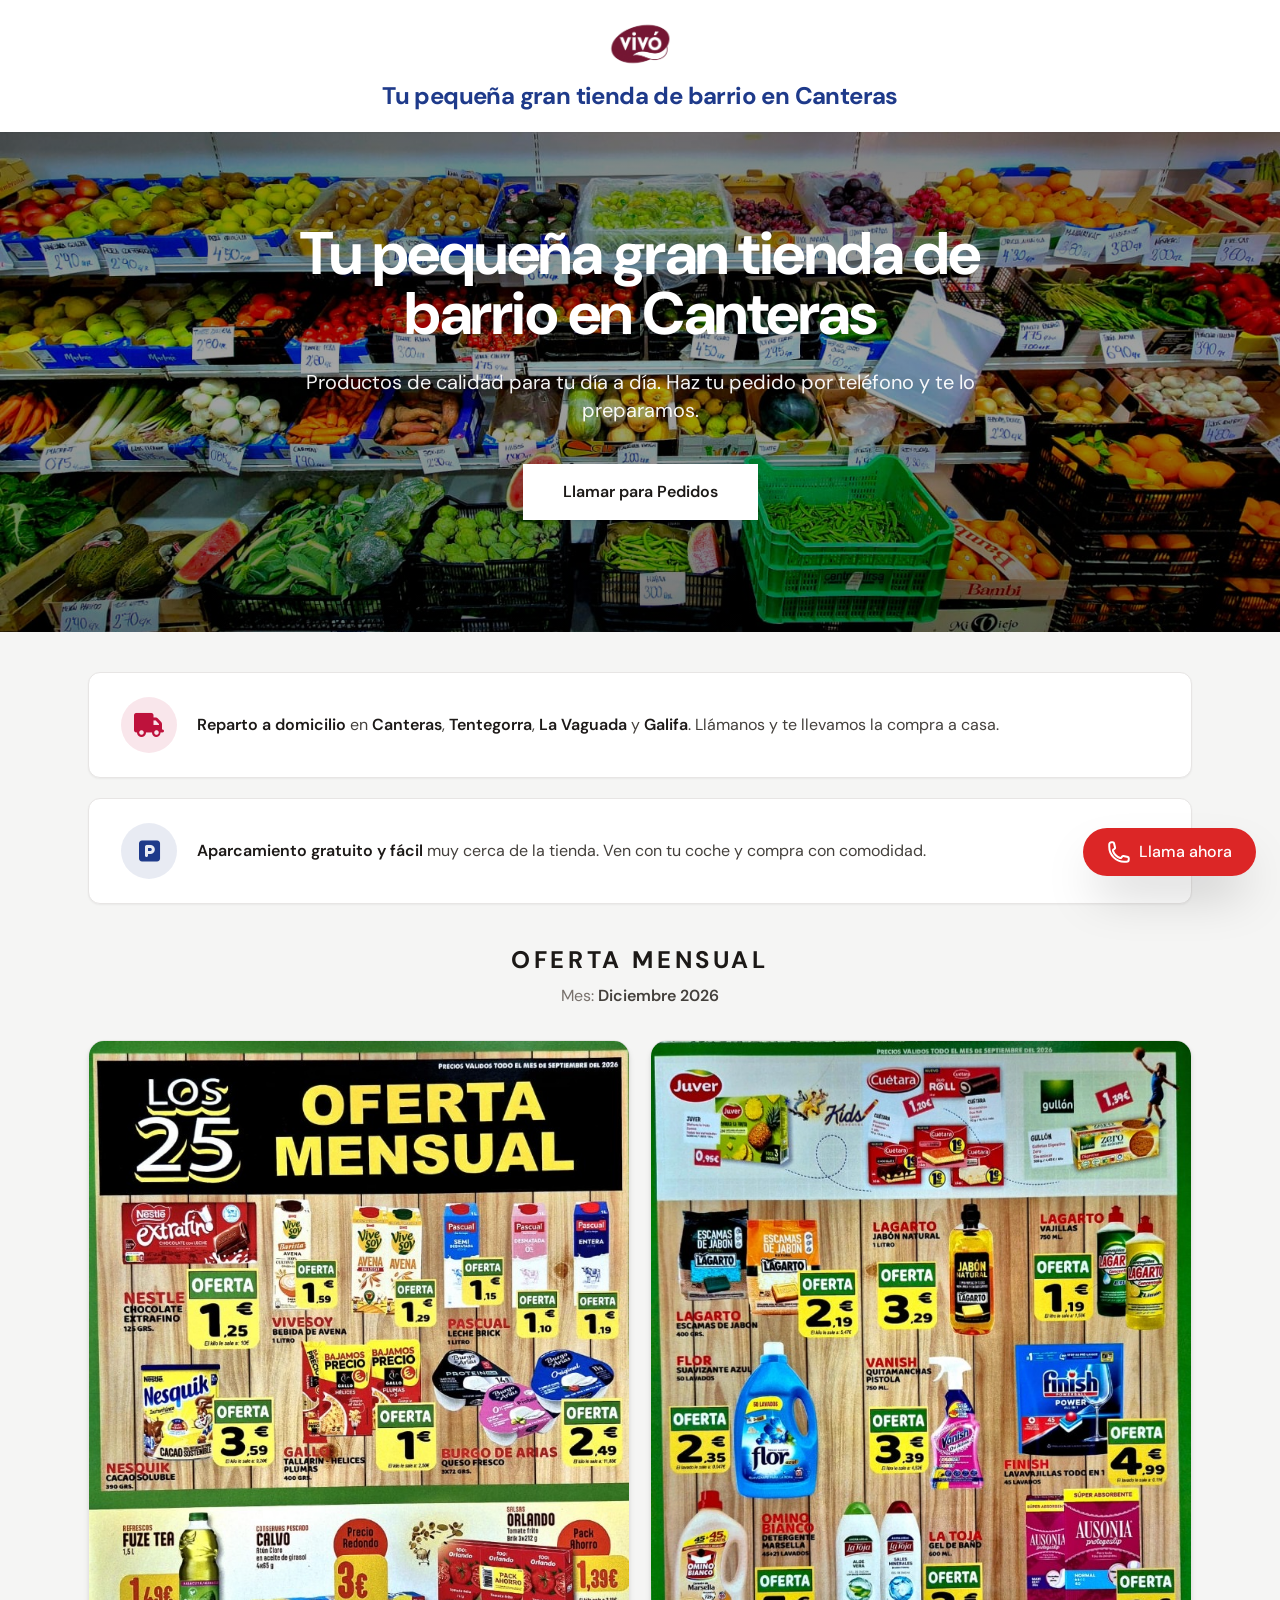
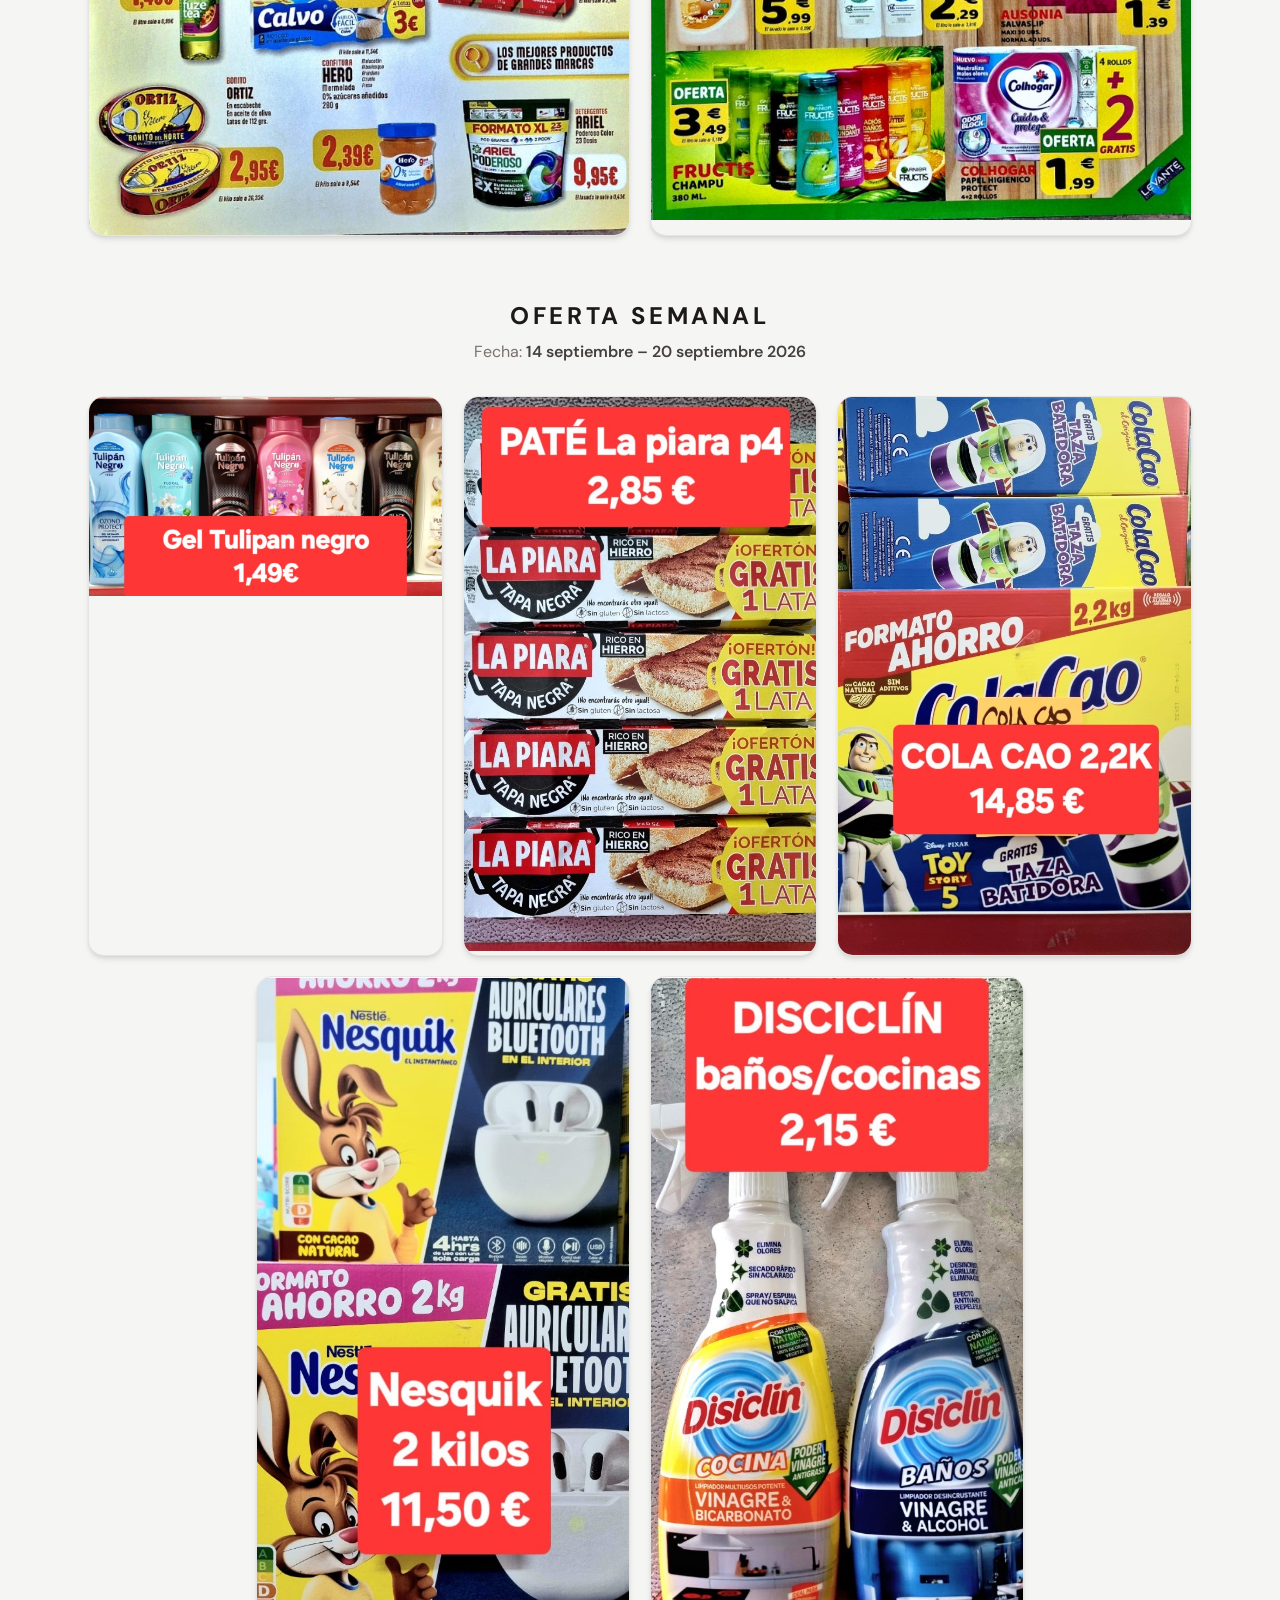
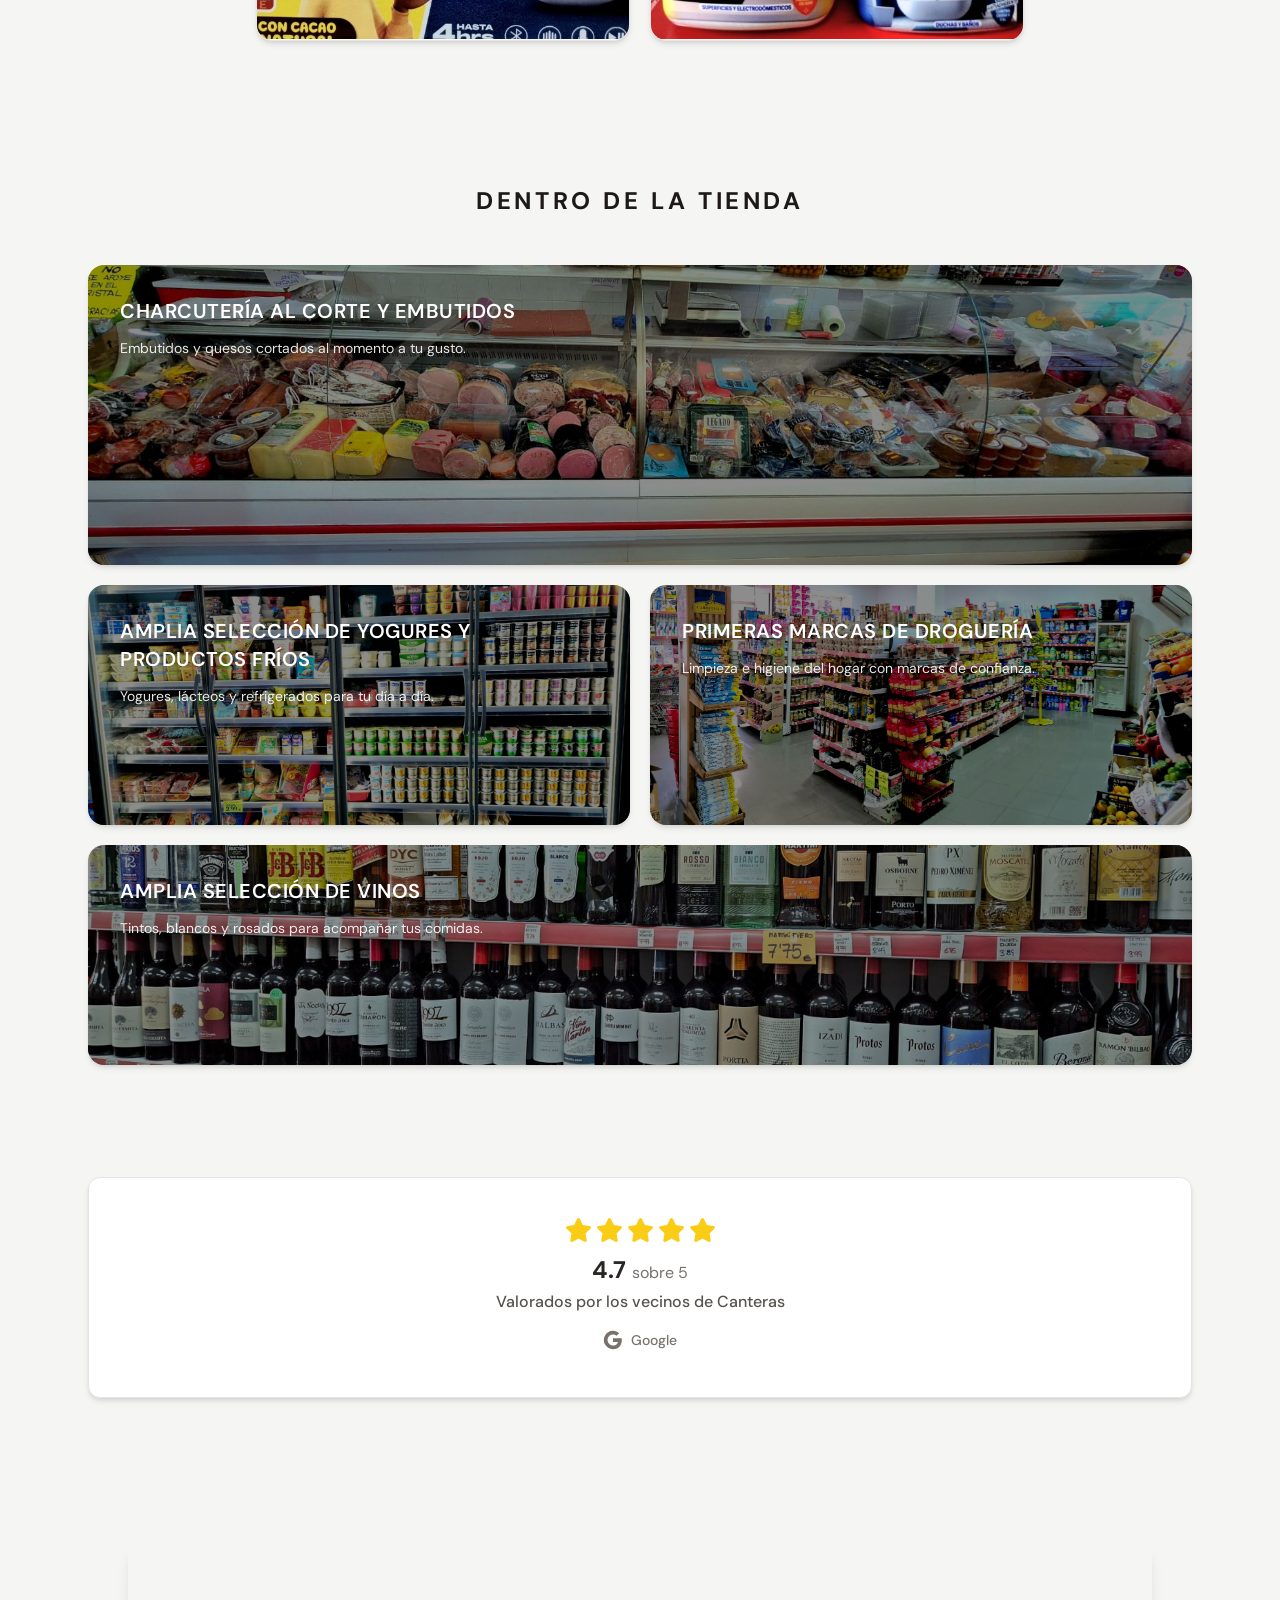
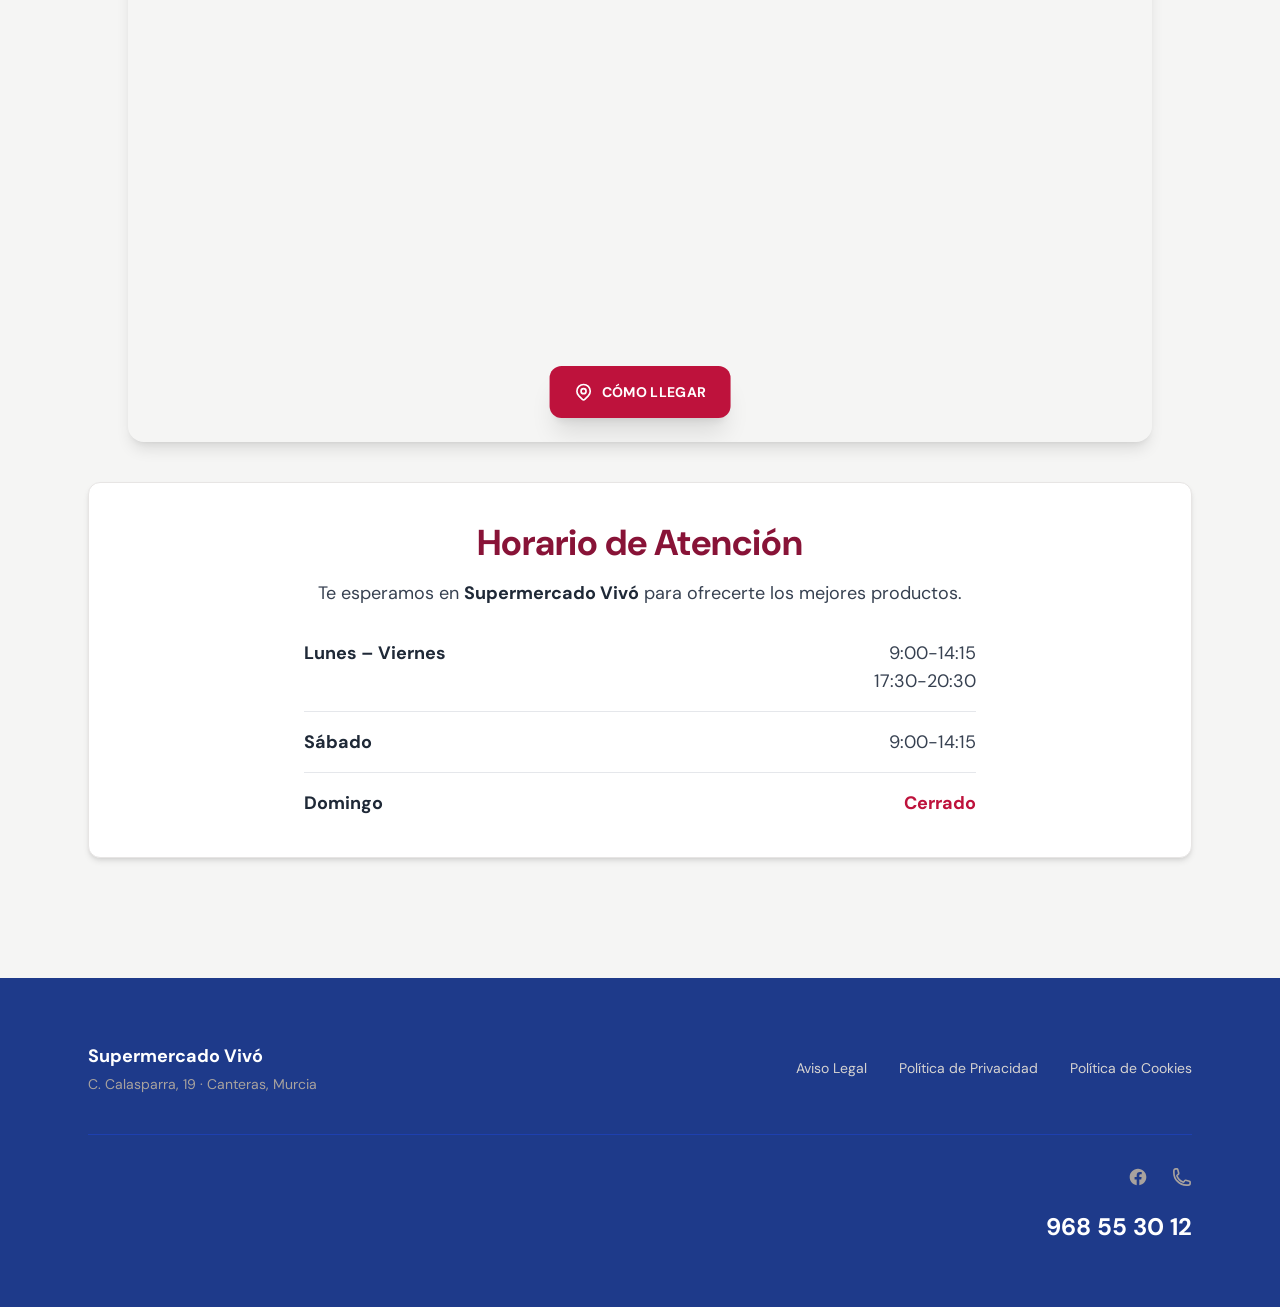
<file: index.html>
<!DOCTYPE html>
<html lang="es">
<head>
  <meta charset="UTF-8">
  <meta name="viewport" content="width=device-width, initial-scale=1.0">
  <title>Supermercado Vivó - Canteras</title>
  <meta name="description" content="Tu supermercado de confianza en Canteras. Productos frescos, carnicería, charcutería y pedidos por llamada telefónica.">
  <link rel="icon" type="image/png" href="logo.png">
  <!-- Open Graph / Facebook -->
  <meta property="og:type" content="website">
  <meta property="og:url" content="https://supermercadovivo.es/">
  <meta property="og:title" content="Supermercado Vivó - Canteras">
  <meta property="og:description" content="Tu supermercado de confianza en Canteras. Productos frescos, carnicería, charcutería y pedidos por llamada telefónica.">
  <meta property="og:image" content="https://supermercadovivo.es/logo.png">
  <meta property="og:locale" content="es_ES">
  <!-- Twitter Card -->
  <meta name="twitter:card" content="summary_large_image">
  <meta name="twitter:title" content="Supermercado Vivó - Canteras">
  <meta name="twitter:description" content="Tu supermercado de confianza en Canteras. Productos frescos, carnicería, charcutería y pedidos por llamada telefónica.">
  <meta name="twitter:image" content="https://supermercadovivo.es/logo.png">
  <link rel="stylesheet" href="tailwind.min.css">
  <link rel="preconnect" href="https://fonts.googleapis.com">
  <link rel="preconnect" href="https://fonts.gstatic.com" crossorigin>
  <link href="https://fonts.googleapis.com/css2?family=DM+Sans:ital,opsz,wght@0,9..40,400;0,9..40,600;0,9..40,700;1,9..40,400&display=swap" rel="stylesheet">
  <link rel="stylesheet" href="https://cdnjs.cloudflare.com/ajax/libs/font-awesome/6.5.1/css/all.min.css" integrity="sha384-t1nt8BQoYMLFN5p42tRAtuAAFQaCQODekUVeKKZrEnEyp4H2R0RHFz0KWpmj7i8g" crossorigin="anonymous" referrerpolicy="no-referrer">
  <style>
    body { font-family: 'DM Sans', system-ui, sans-serif; }
    @keyframes call-breathing {
      0%, 100% { box-shadow: 0 0 0 0 rgba(190, 18, 60, 0.35); opacity: 1; }
      50% { box-shadow: 0 0 0 12px rgba(190, 18, 60, 0); opacity: 0.95; }
    }
    @keyframes soft-blink {
      0%, 100% { opacity: 1; }
      50% { opacity: 0.75; }
    }
    .call-pulse {
      animation: call-breathing 3s ease-in-out infinite;
    }
    .animate-soft-blink {
      animation: soft-blink 2s ease-in-out infinite;
    }
    .offer-empty img { display: none; }
    .offer-empty .aspect-square,
    .offer-empty .aspect-\[4\/3\] {
      display: flex;
      align-items: center;
      justify-content: center;
      color: #a8a29e;
      font-size: 0.875rem;
      text-align: center;
      padding: 1rem;
    }
    .offer-empty .aspect-square::after,
    .offer-empty .aspect-\[4\/3\]::after {
      content: "Imagen pendiente";
    }
    .tienda-img--charcuteria {
      object-position: center 38%;
    }
    .offer-promo-card {
      display: flex;
      align-items: center;
      justify-content: center;
      aspect-ratio: 9 / 16;
      width: 100%;
      background: #fafaf9;
    }
    .offer-promo-card img {
      width: 100%;
      height: 100%;
      object-fit: contain;
      object-position: center center;
    }
  </style>
</head>
<body class="bg-[#f5f5f4] text-stone-800 antialiased min-h-screen">
  <!-- Navbar fija: logo centrado y eslogan debajo -->
  <header class="fixed top-0 left-0 right-0 z-40 bg-white shadow-sm">
    <div class="max-w-6xl mx-auto px-4 sm:px-6 py-4 sm:py-5">
      <div class="flex flex-col items-center justify-center text-center">
        <a href="#" class="block">
          <img src="logo.png" alt="Supermercado Vivó" class="h-12 w-40 max-h-12 object-contain mx-auto">
        </a>
        <p class="text-blue-900 text-xl sm:text-2xl font-bold mt-3 tracking-tight max-w-xl">Tu pequeña gran tienda de barrio en Canteras</p>
      </div>
    </div>
  </header>

  <main class="pt-24 sm:pt-28">
    <!-- Hero (banner estilo premium: imagen full-width, texto centrado, CTA claro) -->
    <section class="relative w-full min-h-[min(78vh,640px)] sm:min-h-[520px] flex items-center justify-center overflow-hidden" aria-labelledby="hero-title">
      <img
        src="imagen-fruta-vivo.jpeg"
        alt="Fruta y verdura fresca en Supermercado Vivó"
        class="absolute inset-0 w-full h-full object-cover object-[center_82%]"
        loading="eager"
        decoding="async"
      >
      <div class="absolute inset-0 bg-gradient-to-b from-black/50 via-black/35 to-black/55"></div>
      <div class="relative z-10 w-full max-w-4xl mx-auto px-6 sm:px-8 py-16 sm:py-24 text-center">
        <h1 id="hero-title" class="text-white text-4xl sm:text-5xl md:text-6xl font-bold leading-[1.1] tracking-tight drop-shadow-sm">
          Tu pequeña gran tienda de barrio en Canteras
        </h1>
        <p class="mt-5 sm:mt-6 text-white/95 text-base sm:text-lg md:text-xl font-normal max-w-2xl mx-auto leading-relaxed drop-shadow-sm">
          Productos de calidad para tu día a día. Haz tu pedido por teléfono y te lo preparamos.
        </p>
        <a
          href="tel:+34968553012"
          class="inline-block mt-8 sm:mt-10 bg-white text-stone-900 font-semibold text-sm sm:text-base px-8 sm:px-10 py-3.5 sm:py-4 rounded-none shadow-lg hover:bg-stone-100 transition-colors"
        >
          Llamar para Pedidos
        </a>
      </div>
    </section>

    <!-- Reparto a domicilio -->
    <section class="max-w-6xl mx-auto px-4 sm:px-6 pt-8 sm:pt-10 pb-4 sm:pb-5">
      <div class="bg-white rounded-xl border border-stone-200 shadow-sm px-6 sm:px-8 py-5 sm:py-6 flex items-center gap-4 sm:gap-5">
        <div class="flex-shrink-0 w-12 h-12 sm:w-14 sm:h-14 rounded-full bg-rose-700/10 flex items-center justify-center" aria-hidden="true">
          <i class="fa-solid fa-truck text-rose-700 text-xl sm:text-2xl"></i>
        </div>
        <p class="text-stone-700 text-sm sm:text-base leading-relaxed">
          <strong class="text-stone-900 font-semibold">Reparto a domicilio</strong> en
          <strong class="text-stone-900 font-semibold">Canteras</strong>,
          <strong class="text-stone-900 font-semibold">Tentegorra</strong>,
          <strong class="text-stone-900 font-semibold">La Vaguada</strong> y
          <strong class="text-stone-900 font-semibold">Galifa</strong>.
          Llámanos y te llevamos la compra a casa.
        </p>
      </div>
    </section>

    <!-- Aparcamiento -->
    <section class="max-w-6xl mx-auto px-4 sm:px-6 pb-8 sm:pb-10">
      <div class="bg-white rounded-xl border border-stone-200 shadow-sm px-6 sm:px-8 py-5 sm:py-6 flex items-center gap-4 sm:gap-5">
        <div class="flex-shrink-0 w-12 h-12 sm:w-14 sm:h-14 rounded-full bg-blue-900/10 flex items-center justify-center" aria-hidden="true">
          <i class="fa-solid fa-square-parking text-blue-900 text-xl sm:text-2xl"></i>
        </div>
        <p class="text-stone-700 text-sm sm:text-base leading-relaxed">
          <strong class="text-stone-900 font-semibold">Aparcamiento gratuito y fácil</strong> muy cerca de la tienda. Ven con tu coche y compra con comodidad.
        </p>
      </div>
    </section>

    <!-- Ofertas mensuales y semanales -->
    <section class="max-w-6xl mx-auto px-4 sm:px-6 pb-14 sm:pb-20" aria-labelledby="ofertas-title">
      <h2 id="ofertas-title" class="sr-only">Ofertas</h2>

      <!-- Oferta mensual -->
      <div class="mb-14 sm:mb-16">
        <h3 class="text-center text-stone-900 text-xl sm:text-2xl font-bold tracking-[0.15em] uppercase">Oferta mensual</h3>
        <p class="text-center text-stone-500 text-sm sm:text-base mt-2 mb-8">
          Mes: <span id="oferta-mes" class="font-semibold text-stone-700">—</span>
        </p>
        <div class="grid grid-cols-1 sm:grid-cols-2 gap-4 sm:gap-5">
          <figure class="rounded-2xl overflow-hidden border border-stone-200 bg-stone-100 shadow-md">
            <img src="ofertas/mensual-1.jpeg" alt="Oferta mensual — folleto septiembre 2026" class="w-full h-auto block" loading="lazy" decoding="async">
          </figure>
          <figure class="rounded-2xl overflow-hidden border border-stone-200 bg-stone-100 shadow-md">
            <img src="ofertas/mensual-2.jpeg" alt="Oferta mensual — folleto septiembre 2026" class="w-full h-auto block" loading="lazy" decoding="async">
          </figure>
        </div>
      </div>

      <!-- Oferta semanal -->
      <div>
        <h3 class="text-center text-stone-900 text-xl sm:text-2xl font-bold tracking-[0.15em] uppercase">Oferta semanal</h3>
        <p class="text-center text-stone-500 text-sm sm:text-base mt-2 mb-8">
          Fecha: <span id="oferta-semana" class="font-semibold text-stone-700">—</span>
        </p>
        <div class="grid grid-cols-1 sm:grid-cols-3 gap-4 sm:gap-5 mb-4 sm:mb-5">
          <figure class="rounded-2xl overflow-hidden border border-stone-200 bg-stone-100 shadow-md">
            <img src="ofertas/semanal-1.jpeg" alt="Oferta semanal — Enjuague bucal Listerine 500 ml 2,99 €" class="w-full h-auto block" loading="lazy" decoding="async">
          </figure>
          <figure class="rounded-2xl overflow-hidden border border-stone-200 bg-stone-100 shadow-md">
            <img src="ofertas/semanal-2.jpeg" alt="Oferta semanal — Leche Puleva Omega 3 1 l 1,45 €" class="w-full h-auto block" loading="lazy" decoding="async">
          </figure>
          <figure class="rounded-2xl overflow-hidden border border-stone-200 bg-stone-100 shadow-md">
            <img src="ofertas/semanal-3.jpeg" alt="Oferta semanal — Dentífrico Sensodyne 75 ml 2,99 €" class="w-full h-auto block" loading="lazy" decoding="async">
          </figure>
        </div>
        <div class="grid grid-cols-1 sm:grid-cols-2 gap-4 sm:gap-5 max-w-3xl mx-auto">
          <figure class="offer-promo-card rounded-2xl overflow-hidden border border-stone-200 shadow-md">
            <img src="ofertas/semanal-4.jpeg" alt="Oferta semanal — Desodorante AXE 1,99 €" loading="lazy" decoding="async">
          </figure>
          <figure class="offer-promo-card rounded-2xl overflow-hidden border border-stone-200 shadow-md">
            <img src="ofertas/semanal-5.jpeg" alt="Oferta semanal — Dentífrico Close Up 90 g 0,95 €" loading="lazy" decoding="async">
          </figure>
        </div>
      </div>
    </section>

    <!-- Segmentos de la tienda -->
    <section class="max-w-6xl mx-auto px-4 sm:px-6 py-10 sm:py-16" aria-labelledby="tienda-segmentos-title">
      <h2 id="tienda-segmentos-title" class="text-center text-stone-900 text-xl sm:text-2xl font-bold tracking-[0.15em] uppercase mb-10 sm:mb-12">
        Dentro de la tienda
      </h2>

      <div class="grid grid-cols-1 md:grid-cols-2 gap-4 sm:gap-5">
        <!-- Charcutería: franja horizontal -->
        <article class="relative overflow-hidden rounded-2xl min-h-[220px] sm:min-h-[260px] md:min-h-[300px] md:col-span-2 shadow-md group">
          <img
            src="tienda/charcuteria.jpeg"
            alt="Charcutería al corte en Supermercado Vivó"
            class="tienda-img--charcuteria absolute inset-0 w-full h-full object-cover transition-transform duration-500 group-hover:scale-[1.03]"
            loading="lazy"
            decoding="async"
          >
          <div class="absolute inset-0 bg-black/45"></div>
          <div class="relative z-10 h-full min-h-[220px] sm:min-h-[260px] md:min-h-[300px] flex flex-col justify-start p-6 sm:p-8">
            <h3 class="text-white font-semibold text-lg sm:text-xl uppercase tracking-wide max-w-xl leading-tight">
              Charcutería al corte y embutidos
            </h3>
            <p class="mt-3 text-white/90 text-sm max-w-md leading-relaxed hidden sm:block">
              Embutidos y quesos cortados al momento a tu gusto.
            </p>
          </div>
        </article>

        <article class="relative overflow-hidden rounded-2xl min-h-[200px] md:min-h-[240px] shadow-md group">
          <img
            src="tienda/yogures-frios.jpeg"
            alt="Yogures y productos fríos en Supermercado Vivó"
            class="absolute inset-0 w-full h-full object-cover transition-transform duration-500 group-hover:scale-105"
            loading="lazy"
            decoding="async"
          >
          <div class="absolute inset-0 bg-black/45"></div>
          <div class="relative z-10 h-full min-h-[200px] md:min-h-full flex flex-col justify-start p-6 sm:p-8">
            <h3 class="text-white font-semibold text-lg sm:text-xl uppercase tracking-wide max-w-md leading-tight">
              Amplia selección de yogures y productos fríos
            </h3>
            <p class="mt-3 text-white/90 text-sm max-w-md leading-relaxed hidden sm:block">
              Yogures, lácteos y refrigerados para tu día a día.
            </p>
          </div>
        </article>

        <article class="relative overflow-hidden rounded-2xl min-h-[200px] md:min-h-[240px] shadow-md group">
          <img
            src="tienda/drogueria.jpeg"
            alt="Droguería y primeras marcas en Supermercado Vivó"
            class="absolute inset-0 w-full h-full object-cover transition-transform duration-500 group-hover:scale-105"
            loading="lazy"
            decoding="async"
          >
          <div class="absolute inset-0 bg-black/45"></div>
          <div class="relative z-10 h-full min-h-[200px] md:min-h-full flex flex-col justify-start p-6 sm:p-8">
            <h3 class="text-white font-semibold text-lg sm:text-xl uppercase tracking-wide max-w-md leading-tight">
              Primeras marcas de droguería
            </h3>
            <p class="mt-3 text-white/90 text-sm max-w-md leading-relaxed hidden sm:block">
              Limpieza e higiene del hogar con marcas de confianza.
            </p>
          </div>
        </article>

        <article class="relative overflow-hidden rounded-2xl min-h-[200px] md:min-h-[220px] md:col-span-2 shadow-md group">
          <img
            src="tienda/vinos.jpeg"
            alt="Selección de vinos en Supermercado Vivó"
            class="absolute inset-0 w-full h-full object-cover transition-transform duration-500 group-hover:scale-105"
            loading="lazy"
            decoding="async"
          >
          <div class="absolute inset-0 bg-black/45"></div>
          <div class="relative z-10 h-full min-h-[200px] md:min-h-[220px] flex flex-col justify-start p-6 sm:p-8">
            <h3 class="text-white font-semibold text-lg sm:text-xl uppercase tracking-wide">
              Amplia selección de vinos
            </h3>
            <p class="mt-3 text-white/90 text-sm max-w-lg leading-relaxed hidden sm:block">
              Tintos, blancos y rosados para acompañar tus comidas.
            </p>
          </div>
        </article>
      </div>
    </section>

    <!-- Prueba social: widget de reseñas Google -->
    <section class="max-w-6xl mx-auto px-4 sm:px-6 py-8 sm:py-12">
      <div class="bg-white rounded-xl border border-stone-200 shadow-md px-8 sm:px-10 py-8 sm:py-10 text-center">
        <div class="flex justify-center gap-1 mb-3" aria-hidden="true">
          <i class="fa-solid fa-star text-yellow-400 text-xl sm:text-2xl"></i>
          <i class="fa-solid fa-star text-yellow-400 text-xl sm:text-2xl"></i>
          <i class="fa-solid fa-star text-yellow-400 text-xl sm:text-2xl"></i>
          <i class="fa-solid fa-star text-yellow-400 text-xl sm:text-2xl"></i>
          <i class="fa-solid fa-star text-yellow-400 text-xl sm:text-2xl"></i>
        </div>
        <p class="text-stone-800 font-bold text-xl sm:text-2xl mb-1">4.7 <span class="font-normal text-stone-500 text-base">sobre 5</span></p>
        <p class="text-stone-600 text-sm sm:text-base font-medium mb-4">Valorados por los vecinos de Canteras</p>
        <div class="inline-flex items-center gap-2 text-stone-500 text-sm font-medium">
          <svg class="w-5 h-5" viewBox="0 0 24 24"><path fill="currentColor" d="M22.56 12.25c0-.78-.07-1.53-.2-2.25H12v4.26h5.92c-.26 1.37-1.04 2.53-2.21 3.31v2.77h3.57c2.08-1.92 3.28-4.74 3.28-8.09z"/><path fill="currentColor" d="M12 23c2.97 0 5.46-.98 7.28-2.66l-3.57-2.77c-.98.66-2.23 1.06-3.71 1.06-2.86 0-5.29-1.93-6.16-4.53H2.18v2.84C3.99 20.53 7.7 23 12 23z"/><path fill="currentColor" d="M5.84 14.09c-.22-.66-.35-1.36-.35-2.09s.13-1.43.35-2.09V7.07H2.18C1.43 8.55 1 10.22 1 12s.43 3.45 1.18 4.93l2.85-2.22.81-.62z"/><path fill="currentColor" d="M12 5.38c1.62 0 3.06.56 4.21 1.64l3.15-3.15C17.45 2.09 14.97 1 12 1 7.7 1 3.99 3.47 2.18 7.07l3.66 2.84c.87-2.6 3.3-4.53 6.16-4.53z"/></svg>
          <span>Google</span>
        </div>
      </div>
    </section>

    <!-- Mapa interactivo (tarjeta premium) -->
    <section class="mt-16 sm:mt-24 px-4 sm:px-6">
      <div class="max-w-5xl mx-auto">
        <div class="relative rounded-2xl overflow-hidden shadow-lg h-[420px] sm:h-[500px]">
          <iframe
            src="https://maps.google.com/maps?q=Supermercado%20Viv%C3%B3%20Canteras&t=&z=15&ie=UTF8&iwloc=&output=embed"
            class="absolute inset-0 w-full h-full border-0"
            sandbox="allow-scripts allow-same-origin"
            allowfullscreen
            loading="lazy"
            referrerpolicy="no-referrer-when-downgrade"
            title="Supermercado Vivó - Ubicación"
          ></iframe>
          <!-- Botón centrado sobre el mapa (relativo a la tarjeta) -->
          <div class="absolute bottom-6 left-1/2 -translate-x-1/2 z-10">
            <a href="https://www.google.com/maps/dir//C.+Calasparra,+19,+Canteras,+Murcia" target="_blank" rel="noopener noreferrer" class="inline-flex items-center justify-center gap-2 bg-rose-700 hover:bg-rose-800 text-white font-bold text-sm uppercase tracking-wide px-6 py-4 rounded-xl shadow-xl transition-colors whitespace-nowrap">
              <svg class="w-5 h-5 flex-shrink-0" fill="none" stroke="currentColor" viewBox="0 0 24 24"><path stroke-linecap="round" stroke-linejoin="round" stroke-width="2" d="M17.657 16.657L13.414 20.9a1.998 1.998 0 01-2.827 0l-4.244-4.243a8 8 0 1111.314 0z"/><path stroke-linecap="round" stroke-linejoin="round" stroke-width="2" d="M15 11a3 3 0 11-6 0 3 3 0 016 0z"/></svg>
              Cómo llegar
            </a>
          </div>
        </div>
      </div>
      <!-- Horario de Atención (como en la imagen) -->
      <div class="max-w-6xl mx-auto px-4 sm:px-6 py-10">
        <div class="bg-white rounded-xl border border-stone-200 shadow-md overflow-hidden">
          <div class="p-8 sm:p-10 text-center">
            <h3 class="text-rose-900 text-3xl sm:text-4xl font-bold mb-4">Horario de Atención</h3>
            <p class="text-gray-700 text-base sm:text-lg mb-8 max-w-xl md:max-w-3xl mx-auto">
              Te esperamos en <strong class="font-bold text-gray-800">Supermercado Vivó</strong><br class="block md:hidden"> para ofrecerte los mejores productos.
            </p>
            <ul class="text-left divide-y divide-gray-200 max-w-2xl mx-auto">
              <li class="flex justify-between items-start py-4 first:pt-0">
                <span class="text-gray-800 font-bold text-lg">Lunes – Viernes</span>
                <span class="text-gray-700 text-base sm:text-lg flex flex-col items-end leading-snug">
                  <span>9:00-14:15</span>
                  <span>17:30-20:30</span>
                </span>
              </li>
              <li class="flex justify-between items-center py-4">
                <span class="text-gray-800 font-bold text-lg">Sábado</span>
                <span class="text-gray-700 text-base sm:text-lg">9:00-14:15</span>
              </li>
              <li class="flex justify-between items-center py-4 last:pb-0">
                <span class="text-gray-800 font-bold text-lg">Domingo</span>
                <span class="text-rose-700 font-bold text-base sm:text-lg">Cerrado</span>
              </li>
            </ul>
          </div>
        </div>
      </div>
    </section>
  </main>

  <!-- Footer -->
  <footer class="bg-blue-900 text-stone-300 mt-20">
    <div class="max-w-6xl mx-auto px-4 sm:px-6 py-14 sm:py-16">
      <div class="flex flex-col sm:flex-row sm:items-center sm:justify-between gap-8">
        <div>
          <p class="font-bold text-white text-lg">Supermercado Vivó</p>
          <p class="text-stone-400 text-sm mt-1">C. Calasparra, 19 · Canteras, Murcia</p>
        </div>
        <nav class="flex flex-wrap gap-x-8 gap-y-2 text-sm" aria-label="Enlaces legales">
          <a href="aviso-legal.html" class="hover:text-white transition-colors">Aviso Legal</a>
          <a href="privacidad.html" class="hover:text-white transition-colors">Política de Privacidad</a>
          <a href="cookies.html" class="hover:text-white transition-colors">Política de Cookies</a>
        </nav>
      </div>
      <div class="mt-10 pt-8 border-t border-blue-800 flex items-center justify-center sm:justify-end gap-6">
        <a href="https://www.facebook.com/profile.php?id=100072731716048" target="_blank" rel="noopener noreferrer" class="text-stone-400 hover:text-white transition-colors" aria-label="Facebook">
          <svg class="w-5 h-5" fill="currentColor" viewBox="0 0 24 24"><path d="M22 12c0-5.523-4.477-10-10-10S2 6.477 2 12c0 4.991 3.657 9.128 8.438 9.878v-6.987h-2.54V12h2.54V9.797c0-2.506 1.492-3.89 3.777-3.89 1.094 0 2.238.195 2.238.195v2.46h-1.26c-1.243 0-1.63.771-1.63 1.562V12h2.773l-.443 2.89h-2.33v6.988C18.343 21.128 22 16.991 22 12z"/></svg>
        </a>
        <a href="tel:+34968553012" class="text-stone-400 hover:text-rose-400 transition-colors" aria-label="Llamar por teléfono">
          <svg class="w-5 h-5" fill="none" stroke="currentColor" viewBox="0 0 24 24" aria-hidden="true"><path stroke-linecap="round" stroke-linejoin="round" stroke-width="2" d="M2.25 6.75c0 8.284 6.716 15 15 15h2.25a2.25 2.25 0 002.25-2.25v-1.372c0-.516-.351-.965-.852-1.089l-4.423-1.106a1.125 1.125 0 00-1.173.417l-.97 1.293a1.125 1.125 0 01-1.21.394 12.035 12.035 0 01-7.159-7.159 1.125 1.125 0 01.394-1.21l1.293-.97a1.125 1.125 0 00.417-1.173L6.96 3.102A1.125 1.125 0 005.871 2.25H4.5A2.25 2.25 0 002.25 4.5v2.25z"/></svg>
        </a>
      </div>
      <div class="mt-6 text-center sm:text-right">
        <a href="tel:+34968553012" class="text-white text-xl sm:text-2xl font-bold hover:text-rose-300 transition-colors">968 55 30 12</a>
      </div>
    </div>
  </footer>

  <!-- Botón flotante de llamada -->
  <a
    href="tel:+34968553012"
    class="fixed bottom-6 right-6 z-50 bg-red-600 hover:bg-red-700 text-white rounded-full px-6 py-3 shadow-2xl transition-colors flex items-center animate-soft-blink"
    aria-label="Llamar ahora"
  >
    <svg class="w-6 h-6" fill="none" stroke="currentColor" viewBox="0 0 24 24" aria-hidden="true"><path stroke-linecap="round" stroke-linejoin="round" stroke-width="2" d="M2.25 6.75c0 8.284 6.716 15 15 15h2.25a2.25 2.25 0 002.25-2.25v-1.372c0-.516-.351-.965-.852-1.089l-4.423-1.106a1.125 1.125 0 00-1.173.417l-.97 1.293a1.125 1.125 0 01-1.21.394 12.035 12.035 0 01-7.159-7.159 1.125 1.125 0 01.394-1.21l1.293-.97a1.125 1.125 0 00.417-1.173L6.96 3.102A1.125 1.125 0 005.871 2.25H4.5A2.25 2.25 0 002.25 4.5v2.25z"/></svg>
    <span class="text-white font-medium ml-2">Llama ahora</span>
  </a>
  <script src="script.js"></script>
</body>
</html>
</file>
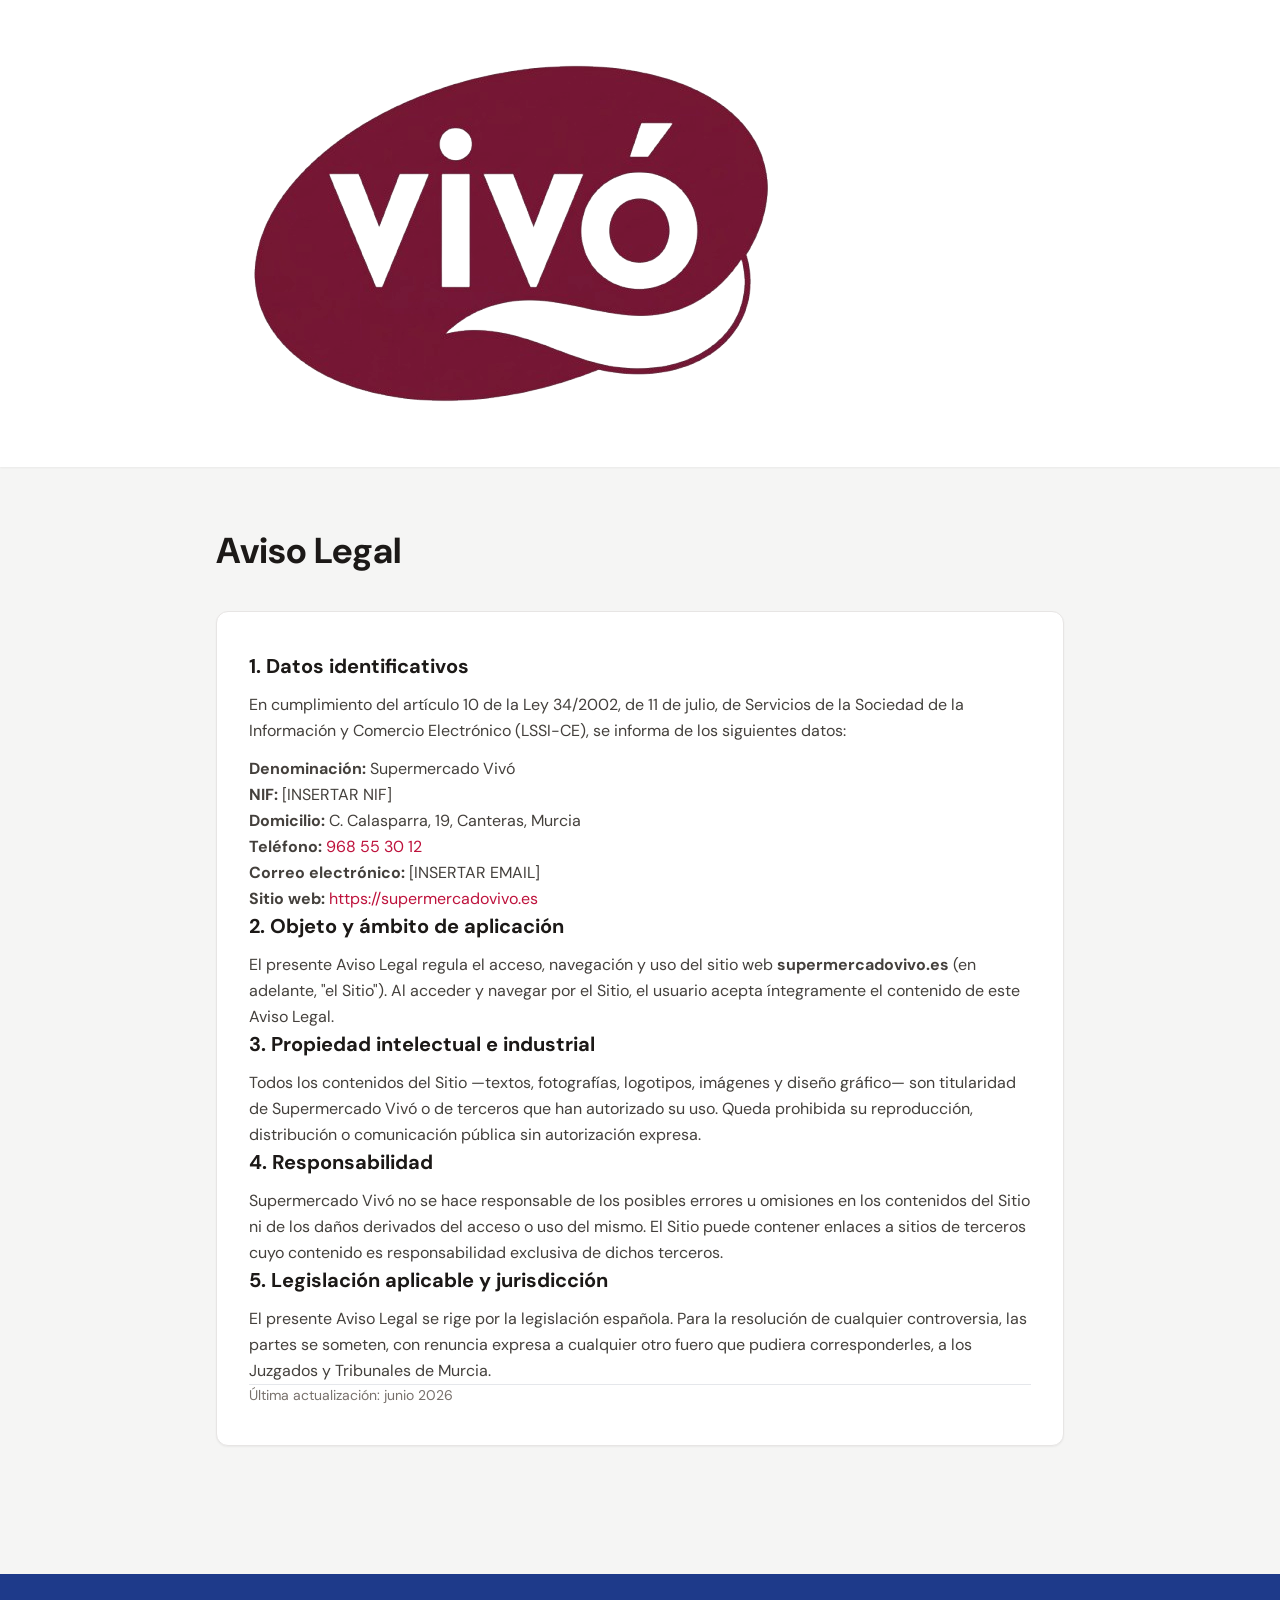
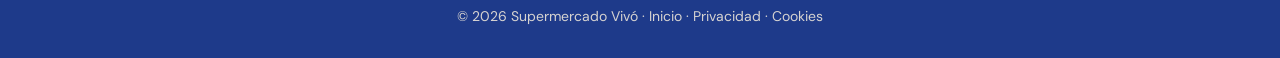
<file: aviso-legal.html>
<!DOCTYPE html>
<html lang="es">
<head>
  <meta charset="UTF-8">
  <meta name="viewport" content="width=device-width, initial-scale=1.0">
  <title>Aviso Legal — Supermercado Vivó</title>
  <meta name="robots" content="noindex">
  <link rel="icon" type="image/png" href="logo.png">
  <link rel="preconnect" href="https://fonts.googleapis.com">
  <link rel="preconnect" href="https://fonts.gstatic.com" crossorigin>
  <link href="https://fonts.googleapis.com/css2?family=DM+Sans:ital,opsz,wght@0,9..40,400;0,9..40,600;0,9..40,700;1,9..40,400&display=swap" rel="stylesheet">
  <link rel="stylesheet" href="tailwind.min.css">
  <style>body { font-family: 'DM Sans', system-ui, sans-serif; }</style>
</head>
<body class="bg-[#f5f5f4] text-stone-800 antialiased min-h-screen">
  <header class="bg-white shadow-sm">
    <div class="max-w-4xl mx-auto px-4 sm:px-6 py-5">
      <a href="/" class="block w-fit">
        <img src="logo.png" alt="Supermercado Vivó" class="h-10 object-contain">
      </a>
    </div>
  </header>

  <main class="max-w-4xl mx-auto px-4 sm:px-6 py-12 sm:py-16">
    <h1 class="text-3xl sm:text-4xl font-bold text-stone-900 mb-10">Aviso Legal</h1>

    <div class="bg-white rounded-xl border border-stone-200 shadow-sm px-8 py-10 space-y-8 text-stone-700 leading-relaxed">

      <section>
        <h2 class="text-xl font-bold text-stone-900 mb-3">1. Datos identificativos</h2>
        <p>En cumplimiento del artículo 10 de la Ley 34/2002, de 11 de julio, de Servicios de la Sociedad de la Información y Comercio Electrónico (LSSI-CE), se informa de los siguientes datos:</p>
        <ul class="mt-3 space-y-1 list-none">
          <li><strong>Denominación:</strong> Supermercado Vivó</li>
          <li><strong>NIF:</strong> [INSERTAR NIF]</li>
          <li><strong>Domicilio:</strong> C. Calasparra, 19, Canteras, Murcia</li>
          <li><strong>Teléfono:</strong> <a href="tel:+34968553012" class="text-rose-700 hover:underline">968 55 30 12</a></li>
          <li><strong>Correo electrónico:</strong> [INSERTAR EMAIL]</li>
          <li><strong>Sitio web:</strong> <a href="https://supermercadovivo.es" class="text-rose-700 hover:underline">https://supermercadovivo.es</a></li>
        </ul>
      </section>

      <section>
        <h2 class="text-xl font-bold text-stone-900 mb-3">2. Objeto y ámbito de aplicación</h2>
        <p>El presente Aviso Legal regula el acceso, navegación y uso del sitio web <strong>supermercadovivo.es</strong> (en adelante, "el Sitio"). Al acceder y navegar por el Sitio, el usuario acepta íntegramente el contenido de este Aviso Legal.</p>
      </section>

      <section>
        <h2 class="text-xl font-bold text-stone-900 mb-3">3. Propiedad intelectual e industrial</h2>
        <p>Todos los contenidos del Sitio —textos, fotografías, logotipos, imágenes y diseño gráfico— son titularidad de Supermercado Vivó o de terceros que han autorizado su uso. Queda prohibida su reproducción, distribución o comunicación pública sin autorización expresa.</p>
      </section>

      <section>
        <h2 class="text-xl font-bold text-stone-900 mb-3">4. Responsabilidad</h2>
        <p>Supermercado Vivó no se hace responsable de los posibles errores u omisiones en los contenidos del Sitio ni de los daños derivados del acceso o uso del mismo. El Sitio puede contener enlaces a sitios de terceros cuyo contenido es responsabilidad exclusiva de dichos terceros.</p>
      </section>

      <section>
        <h2 class="text-xl font-bold text-stone-900 mb-3">5. Legislación aplicable y jurisdicción</h2>
        <p>El presente Aviso Legal se rige por la legislación española. Para la resolución de cualquier controversia, las partes se someten, con renuncia expresa a cualquier otro fuero que pudiera corresponderles, a los Juzgados y Tribunales de Murcia.</p>
      </section>

      <p class="text-stone-500 text-sm pt-4 border-t border-stone-100">Última actualización: junio 2026</p>
    </div>
  </main>

  <footer class="bg-blue-900 text-stone-300 mt-16">
    <div class="max-w-4xl mx-auto px-4 sm:px-6 py-8 text-center text-sm">
      <p>&copy; 2026 Supermercado Vivó · <a href="/" class="hover:text-white transition-colors">Inicio</a> · <a href="privacidad.html" class="hover:text-white transition-colors">Privacidad</a> · <a href="cookies.html" class="hover:text-white transition-colors">Cookies</a></p>
    </div>
  </footer>
</body>
</html>
</file>
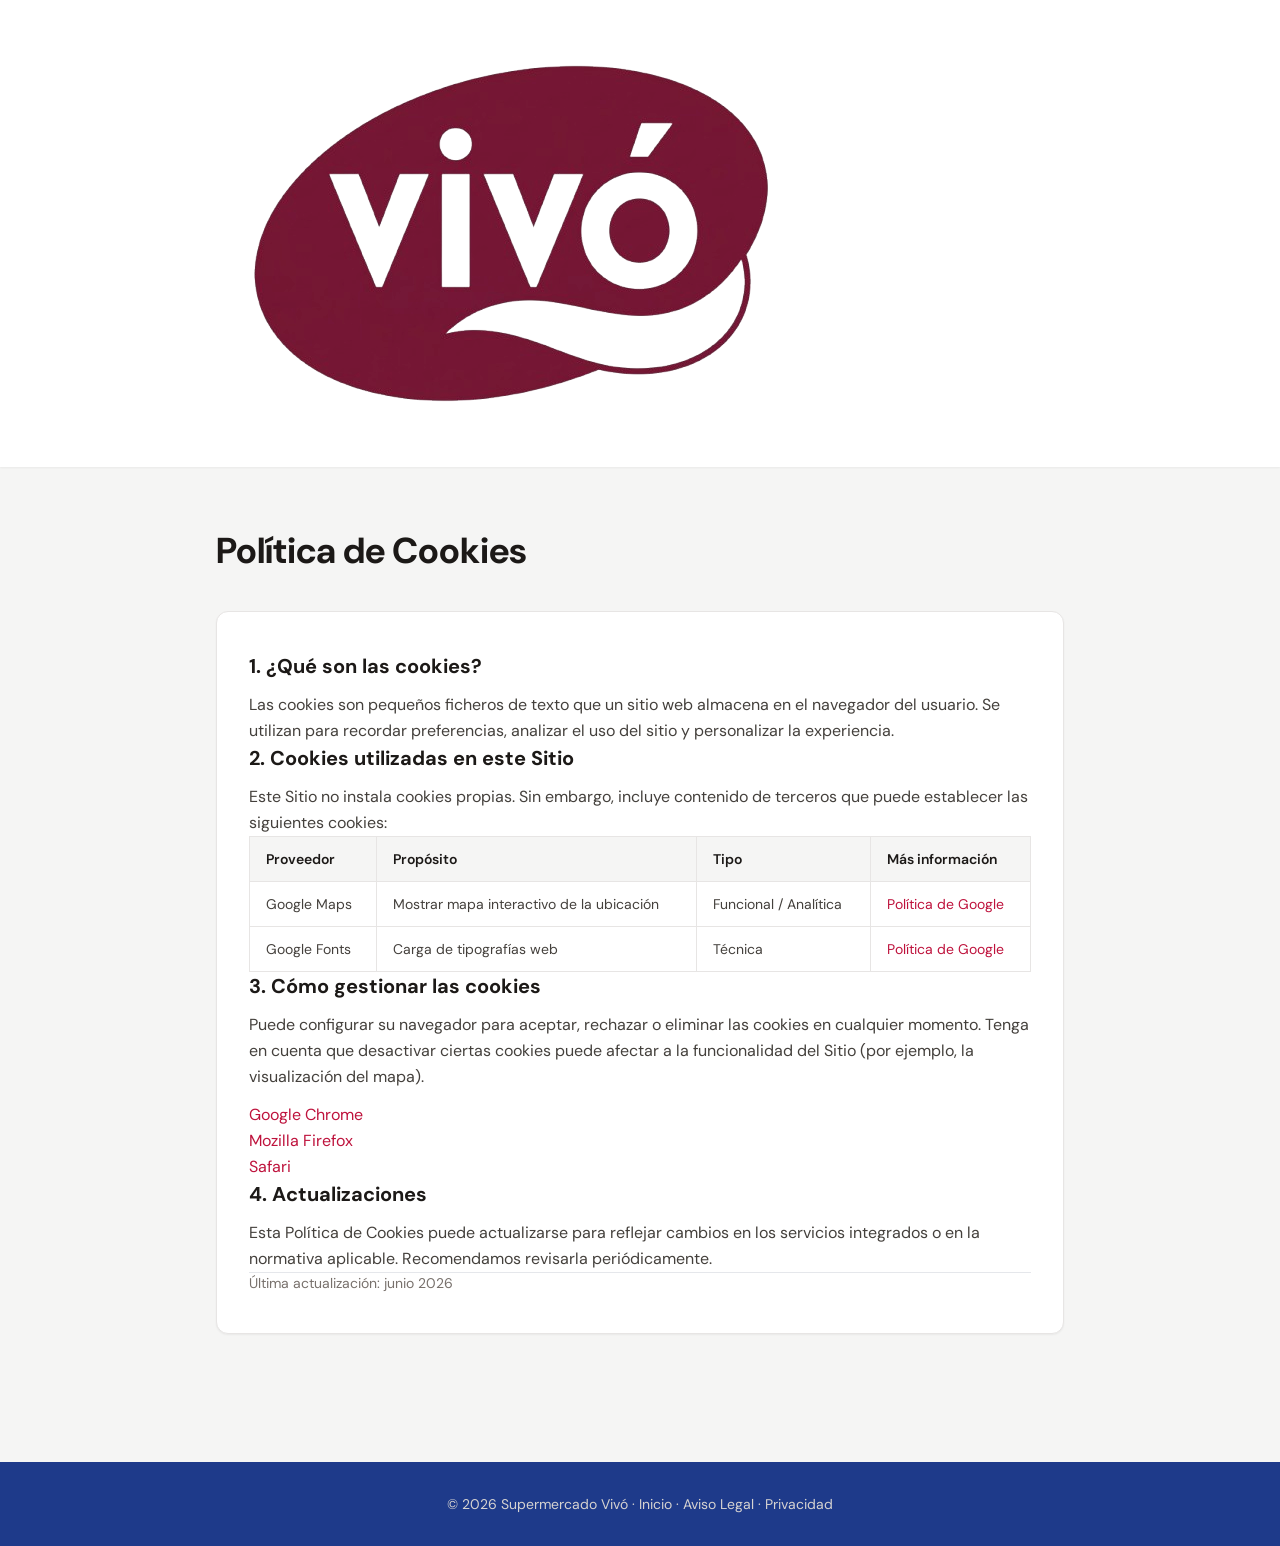
<file: cookies.html>
<!DOCTYPE html>
<html lang="es">
<head>
  <meta charset="UTF-8">
  <meta name="viewport" content="width=device-width, initial-scale=1.0">
  <title>Política de Cookies — Supermercado Vivó</title>
  <meta name="robots" content="noindex">
  <link rel="icon" type="image/png" href="logo.png">
  <link rel="preconnect" href="https://fonts.googleapis.com">
  <link rel="preconnect" href="https://fonts.gstatic.com" crossorigin>
  <link href="https://fonts.googleapis.com/css2?family=DM+Sans:ital,opsz,wght@0,9..40,600;0,9..40,700&display=swap" rel="stylesheet">
  <link rel="stylesheet" href="tailwind.min.css">
  <style>body { font-family: 'DM Sans', system-ui, sans-serif; }</style>
</head>
<body class="bg-[#f5f5f4] text-stone-800 antialiased min-h-screen">
  <header class="bg-white shadow-sm">
    <div class="max-w-4xl mx-auto px-4 sm:px-6 py-5">
      <a href="/" class="block w-fit">
        <img src="logo.png" alt="Supermercado Vivó" class="h-10 object-contain">
      </a>
    </div>
  </header>

  <main class="max-w-4xl mx-auto px-4 sm:px-6 py-12 sm:py-16">
    <h1 class="text-3xl sm:text-4xl font-bold text-stone-900 mb-10">Política de Cookies</h1>

    <div class="bg-white rounded-xl border border-stone-200 shadow-sm px-8 py-10 space-y-8 text-stone-700 leading-relaxed">

      <section>
        <h2 class="text-xl font-bold text-stone-900 mb-3">1. ¿Qué son las cookies?</h2>
        <p>Las cookies son pequeños ficheros de texto que un sitio web almacena en el navegador del usuario. Se utilizan para recordar preferencias, analizar el uso del sitio y personalizar la experiencia.</p>
      </section>

      <section>
        <h2 class="text-xl font-bold text-stone-900 mb-3">2. Cookies utilizadas en este Sitio</h2>
        <p>Este Sitio no instala cookies propias. Sin embargo, incluye contenido de terceros que puede establecer las siguientes cookies:</p>

        <div class="mt-4 overflow-x-auto">
          <table class="w-full text-sm border-collapse">
            <thead>
              <tr class="bg-stone-100 text-stone-900">
                <th class="text-left px-4 py-3 font-semibold border border-stone-200">Proveedor</th>
                <th class="text-left px-4 py-3 font-semibold border border-stone-200">Propósito</th>
                <th class="text-left px-4 py-3 font-semibold border border-stone-200">Tipo</th>
                <th class="text-left px-4 py-3 font-semibold border border-stone-200">Más información</th>
              </tr>
            </thead>
            <tbody>
              <tr>
                <td class="px-4 py-3 border border-stone-200">Google Maps</td>
                <td class="px-4 py-3 border border-stone-200">Mostrar mapa interactivo de la ubicación</td>
                <td class="px-4 py-3 border border-stone-200">Funcional / Analítica</td>
                <td class="px-4 py-3 border border-stone-200"><a href="https://policies.google.com/privacy" target="_blank" rel="noopener noreferrer" class="text-rose-700 hover:underline">Política de Google</a></td>
              </tr>
              <tr class="bg-stone-50">
                <td class="px-4 py-3 border border-stone-200">Google Fonts</td>
                <td class="px-4 py-3 border border-stone-200">Carga de tipografías web</td>
                <td class="px-4 py-3 border border-stone-200">Técnica</td>
                <td class="px-4 py-3 border border-stone-200"><a href="https://policies.google.com/privacy" target="_blank" rel="noopener noreferrer" class="text-rose-700 hover:underline">Política de Google</a></td>
              </tr>
            </tbody>
          </table>
        </div>
      </section>

      <section>
        <h2 class="text-xl font-bold text-stone-900 mb-3">3. Cómo gestionar las cookies</h2>
        <p>Puede configurar su navegador para aceptar, rechazar o eliminar las cookies en cualquier momento. Tenga en cuenta que desactivar ciertas cookies puede afectar a la funcionalidad del Sitio (por ejemplo, la visualización del mapa).</p>
        <ul class="mt-3 space-y-1 list-disc list-inside">
          <li><a href="https://support.google.com/chrome/answer/95647" target="_blank" rel="noopener noreferrer" class="text-rose-700 hover:underline">Google Chrome</a></li>
          <li><a href="https://support.mozilla.org/es/kb/habilitar-y-deshabilitar-cookies" target="_blank" rel="noopener noreferrer" class="text-rose-700 hover:underline">Mozilla Firefox</a></li>
          <li><a href="https://support.apple.com/es-es/guide/safari/sfri11471" target="_blank" rel="noopener noreferrer" class="text-rose-700 hover:underline">Safari</a></li>
        </ul>
      </section>

      <section>
        <h2 class="text-xl font-bold text-stone-900 mb-3">4. Actualizaciones</h2>
        <p>Esta Política de Cookies puede actualizarse para reflejar cambios en los servicios integrados o en la normativa aplicable. Recomendamos revisarla periódicamente.</p>
      </section>

      <p class="text-stone-500 text-sm pt-4 border-t border-stone-100">Última actualización: junio 2026</p>
    </div>
  </main>

  <footer class="bg-blue-900 text-stone-300 mt-16">
    <div class="max-w-4xl mx-auto px-4 sm:px-6 py-8 text-center text-sm">
      <p>&copy; 2026 Supermercado Vivó · <a href="/" class="hover:text-white transition-colors">Inicio</a> · <a href="aviso-legal.html" class="hover:text-white transition-colors">Aviso Legal</a> · <a href="privacidad.html" class="hover:text-white transition-colors">Privacidad</a></p>
    </div>
  </footer>
</body>
</html>
</file>
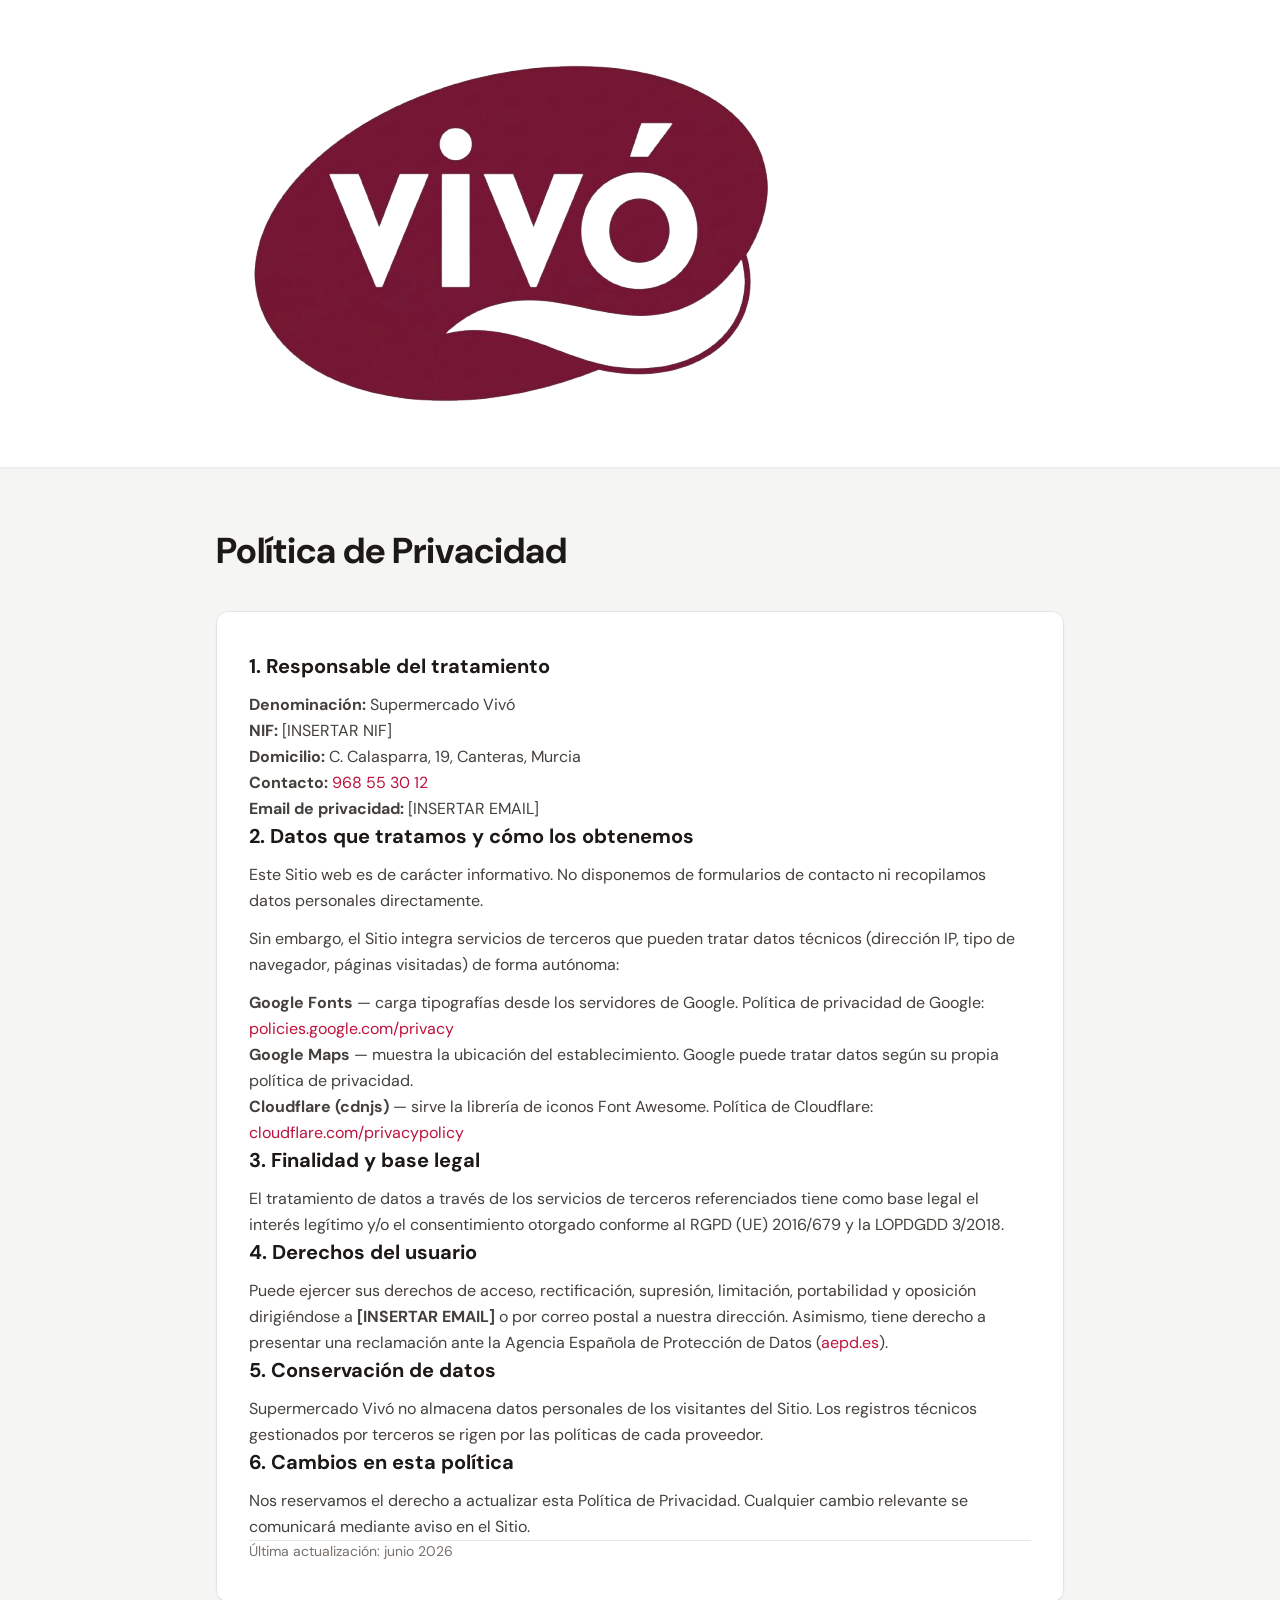
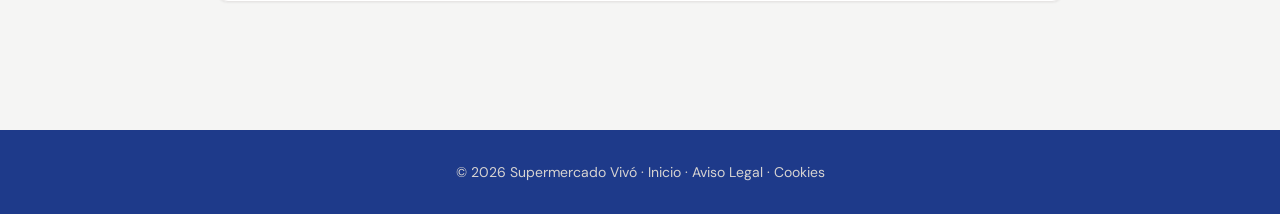
<file: privacidad.html>
<!DOCTYPE html>
<html lang="es">
<head>
  <meta charset="UTF-8">
  <meta name="viewport" content="width=device-width, initial-scale=1.0">
  <title>Política de Privacidad — Supermercado Vivó</title>
  <meta name="robots" content="noindex">
  <link rel="icon" type="image/png" href="logo.png">
  <link rel="preconnect" href="https://fonts.googleapis.com">
  <link rel="preconnect" href="https://fonts.gstatic.com" crossorigin>
  <link href="https://fonts.googleapis.com/css2?family=DM+Sans:ital,opsz,wght@0,9..40,400;0,9..40,600;0,9..40,700;1,9..40,400&display=swap" rel="stylesheet">
  <link rel="stylesheet" href="tailwind.min.css">
  <style>body { font-family: 'DM Sans', system-ui, sans-serif; }</style>
</head>
<body class="bg-[#f5f5f4] text-stone-800 antialiased min-h-screen">
  <header class="bg-white shadow-sm">
    <div class="max-w-4xl mx-auto px-4 sm:px-6 py-5">
      <a href="/" class="block w-fit">
        <img src="logo.png" alt="Supermercado Vivó" class="h-10 object-contain">
      </a>
    </div>
  </header>

  <main class="max-w-4xl mx-auto px-4 sm:px-6 py-12 sm:py-16">
    <h1 class="text-3xl sm:text-4xl font-bold text-stone-900 mb-10">Política de Privacidad</h1>

    <div class="bg-white rounded-xl border border-stone-200 shadow-sm px-8 py-10 space-y-8 text-stone-700 leading-relaxed">

      <section>
        <h2 class="text-xl font-bold text-stone-900 mb-3">1. Responsable del tratamiento</h2>
        <ul class="space-y-1 list-none">
          <li><strong>Denominación:</strong> Supermercado Vivó</li>
          <li><strong>NIF:</strong> [INSERTAR NIF]</li>
          <li><strong>Domicilio:</strong> C. Calasparra, 19, Canteras, Murcia</li>
          <li><strong>Contacto:</strong> <a href="tel:+34968553012" class="text-rose-700 hover:underline">968 55 30 12</a></li>
          <li><strong>Email de privacidad:</strong> [INSERTAR EMAIL]</li>
        </ul>
      </section>

      <section>
        <h2 class="text-xl font-bold text-stone-900 mb-3">2. Datos que tratamos y cómo los obtenemos</h2>
        <p>Este Sitio web es de carácter informativo. No disponemos de formularios de contacto ni recopilamos datos personales directamente.</p>
        <p class="mt-3">Sin embargo, el Sitio integra servicios de terceros que pueden tratar datos técnicos (dirección IP, tipo de navegador, páginas visitadas) de forma autónoma:</p>
        <ul class="mt-3 space-y-2 list-disc list-inside">
          <li><strong>Google Fonts</strong> — carga tipografías desde los servidores de Google. Política de privacidad de Google: <a href="https://policies.google.com/privacy" target="_blank" rel="noopener noreferrer" class="text-rose-700 hover:underline">policies.google.com/privacy</a></li>
          <li><strong>Google Maps</strong> — muestra la ubicación del establecimiento. Google puede tratar datos según su propia política de privacidad.</li>
          <li><strong>Cloudflare (cdnjs)</strong> — sirve la librería de iconos Font Awesome. Política de Cloudflare: <a href="https://www.cloudflare.com/privacypolicy/" target="_blank" rel="noopener noreferrer" class="text-rose-700 hover:underline">cloudflare.com/privacypolicy</a></li>
        </ul>
      </section>

      <section>
        <h2 class="text-xl font-bold text-stone-900 mb-3">3. Finalidad y base legal</h2>
        <p>El tratamiento de datos a través de los servicios de terceros referenciados tiene como base legal el interés legítimo y/o el consentimiento otorgado conforme al RGPD (UE) 2016/679 y la LOPDGDD 3/2018.</p>
      </section>

      <section>
        <h2 class="text-xl font-bold text-stone-900 mb-3">4. Derechos del usuario</h2>
        <p>Puede ejercer sus derechos de acceso, rectificación, supresión, limitación, portabilidad y oposición dirigiéndose a <strong>[INSERTAR EMAIL]</strong> o por correo postal a nuestra dirección. Asimismo, tiene derecho a presentar una reclamación ante la Agencia Española de Protección de Datos (<a href="https://www.aepd.es" target="_blank" rel="noopener noreferrer" class="text-rose-700 hover:underline">aepd.es</a>).</p>
      </section>

      <section>
        <h2 class="text-xl font-bold text-stone-900 mb-3">5. Conservación de datos</h2>
        <p>Supermercado Vivó no almacena datos personales de los visitantes del Sitio. Los registros técnicos gestionados por terceros se rigen por las políticas de cada proveedor.</p>
      </section>

      <section>
        <h2 class="text-xl font-bold text-stone-900 mb-3">6. Cambios en esta política</h2>
        <p>Nos reservamos el derecho a actualizar esta Política de Privacidad. Cualquier cambio relevante se comunicará mediante aviso en el Sitio.</p>
      </section>

      <p class="text-stone-500 text-sm pt-4 border-t border-stone-100">Última actualización: junio 2026</p>
    </div>
  </main>

  <footer class="bg-blue-900 text-stone-300 mt-16">
    <div class="max-w-4xl mx-auto px-4 sm:px-6 py-8 text-center text-sm">
      <p>&copy; 2026 Supermercado Vivó · <a href="/" class="hover:text-white transition-colors">Inicio</a> · <a href="aviso-legal.html" class="hover:text-white transition-colors">Aviso Legal</a> · <a href="cookies.html" class="hover:text-white transition-colors">Cookies</a></p>
    </div>
  </footer>
</body>
</html>
</file>
